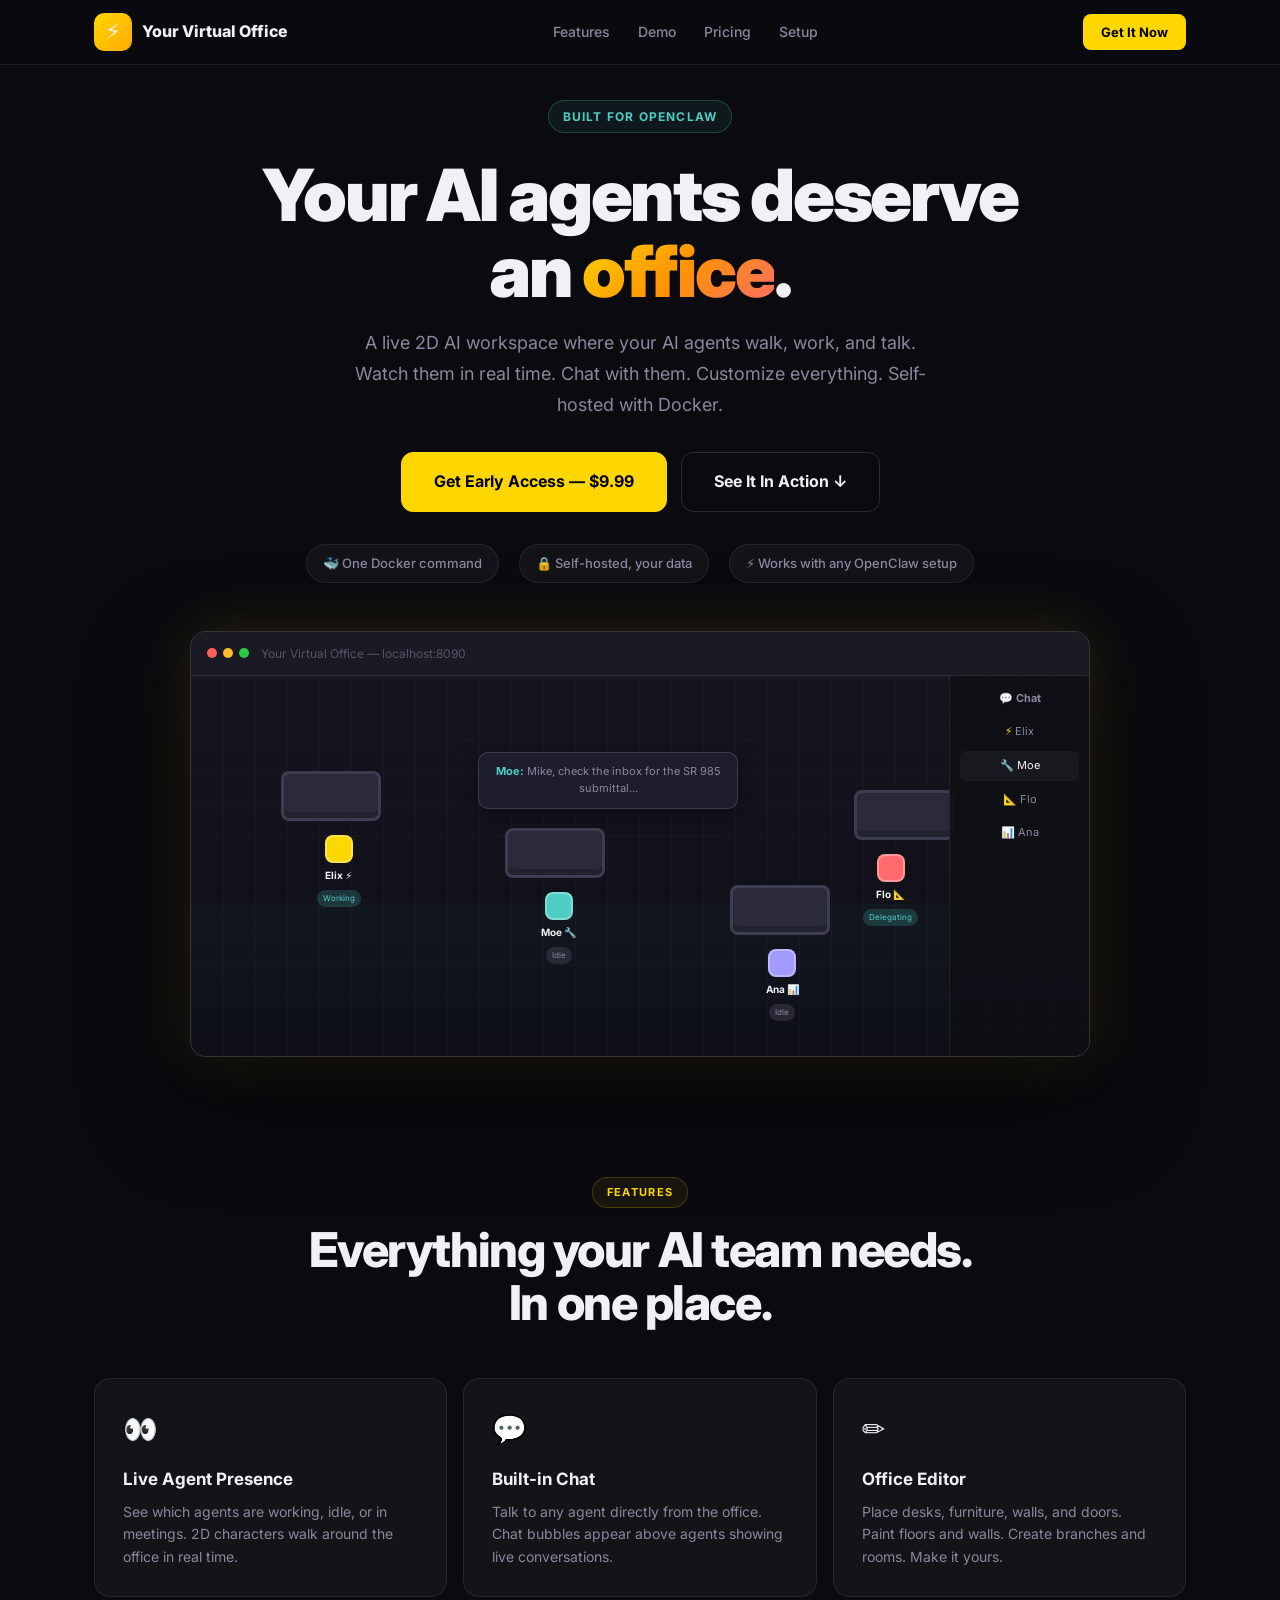
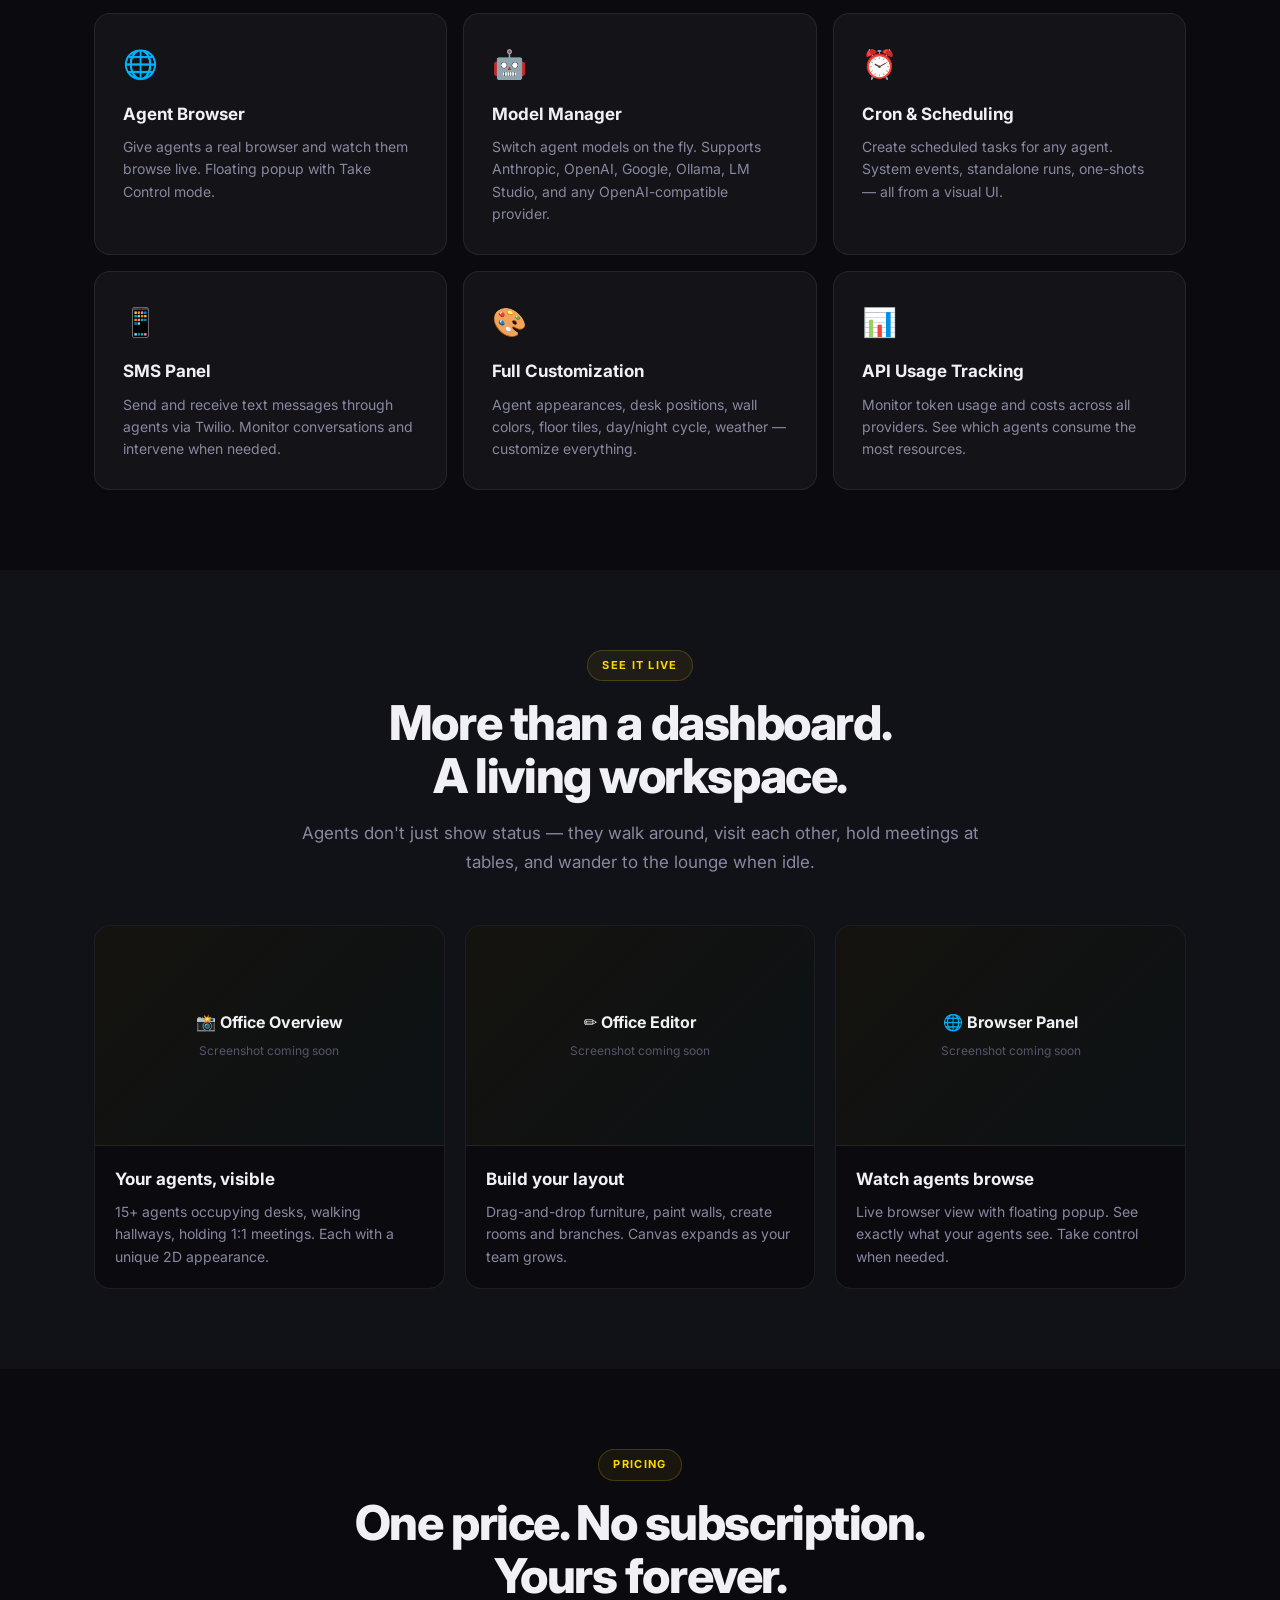
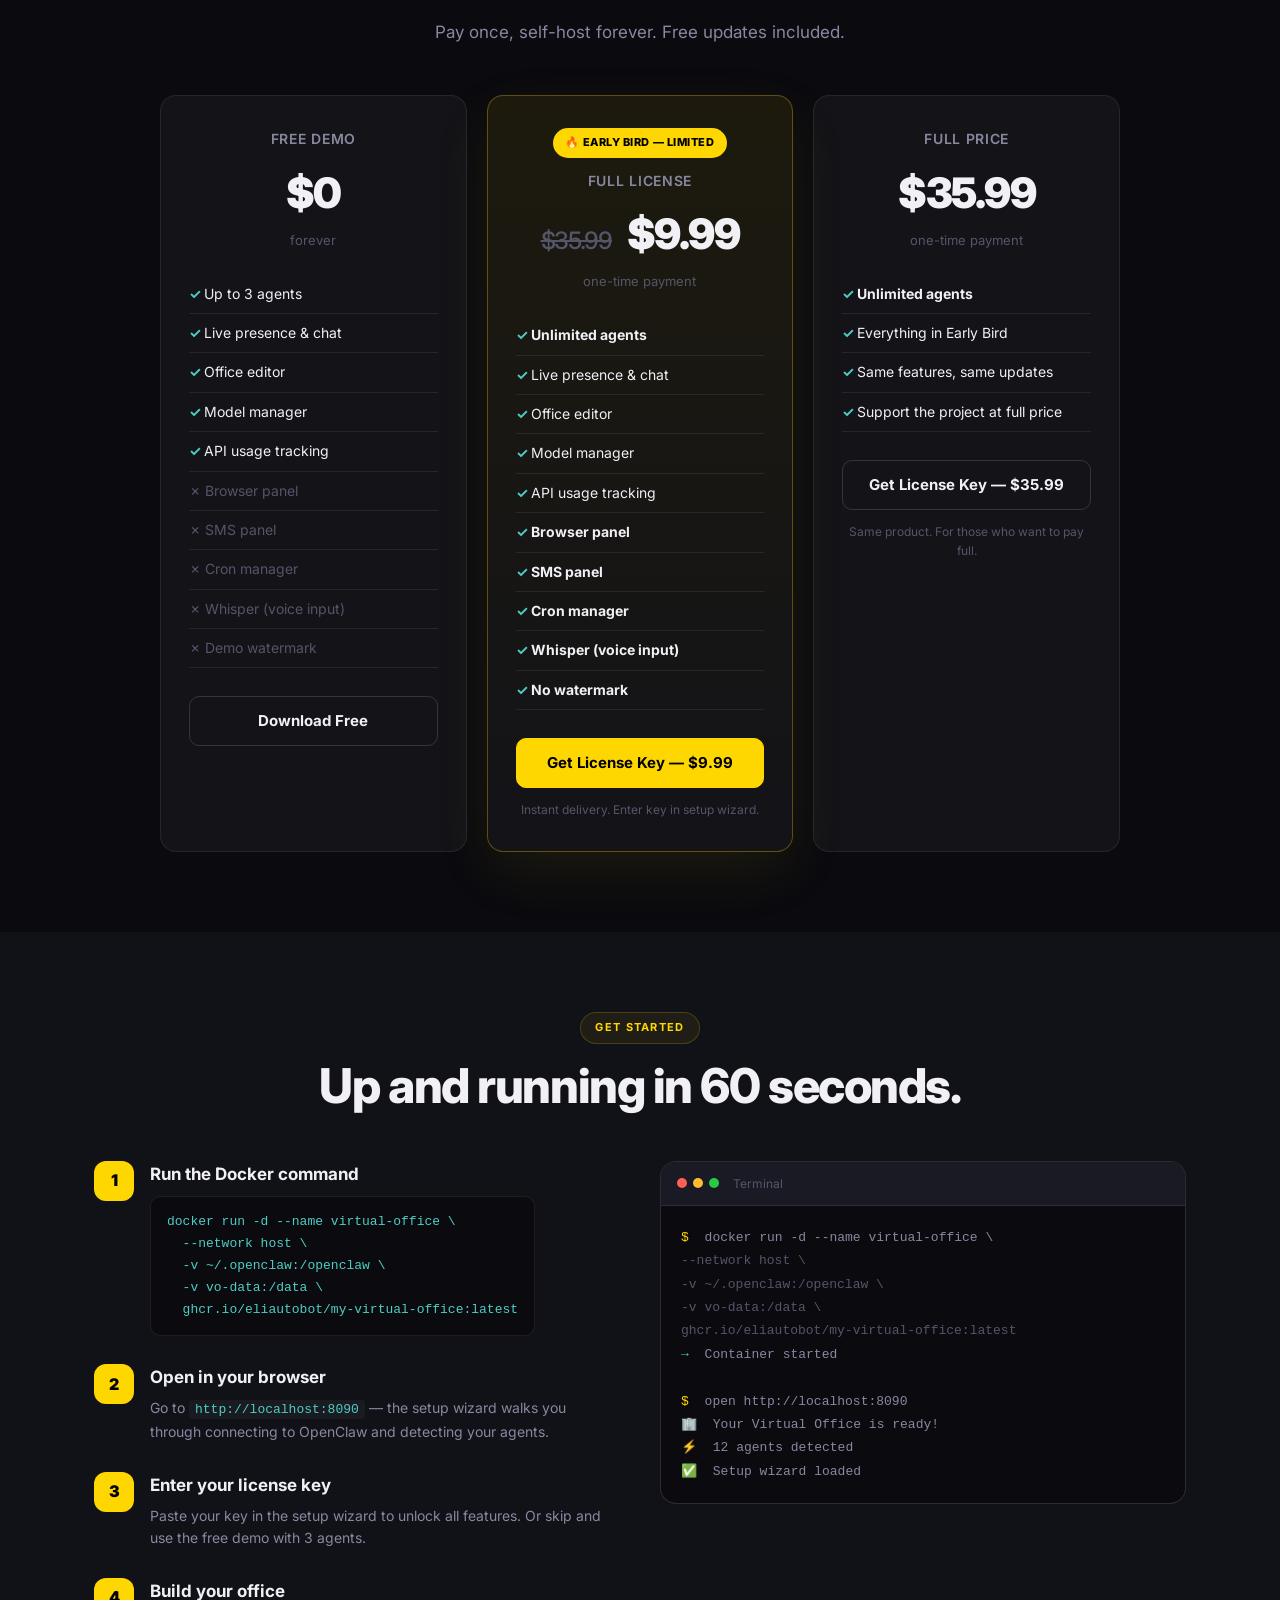
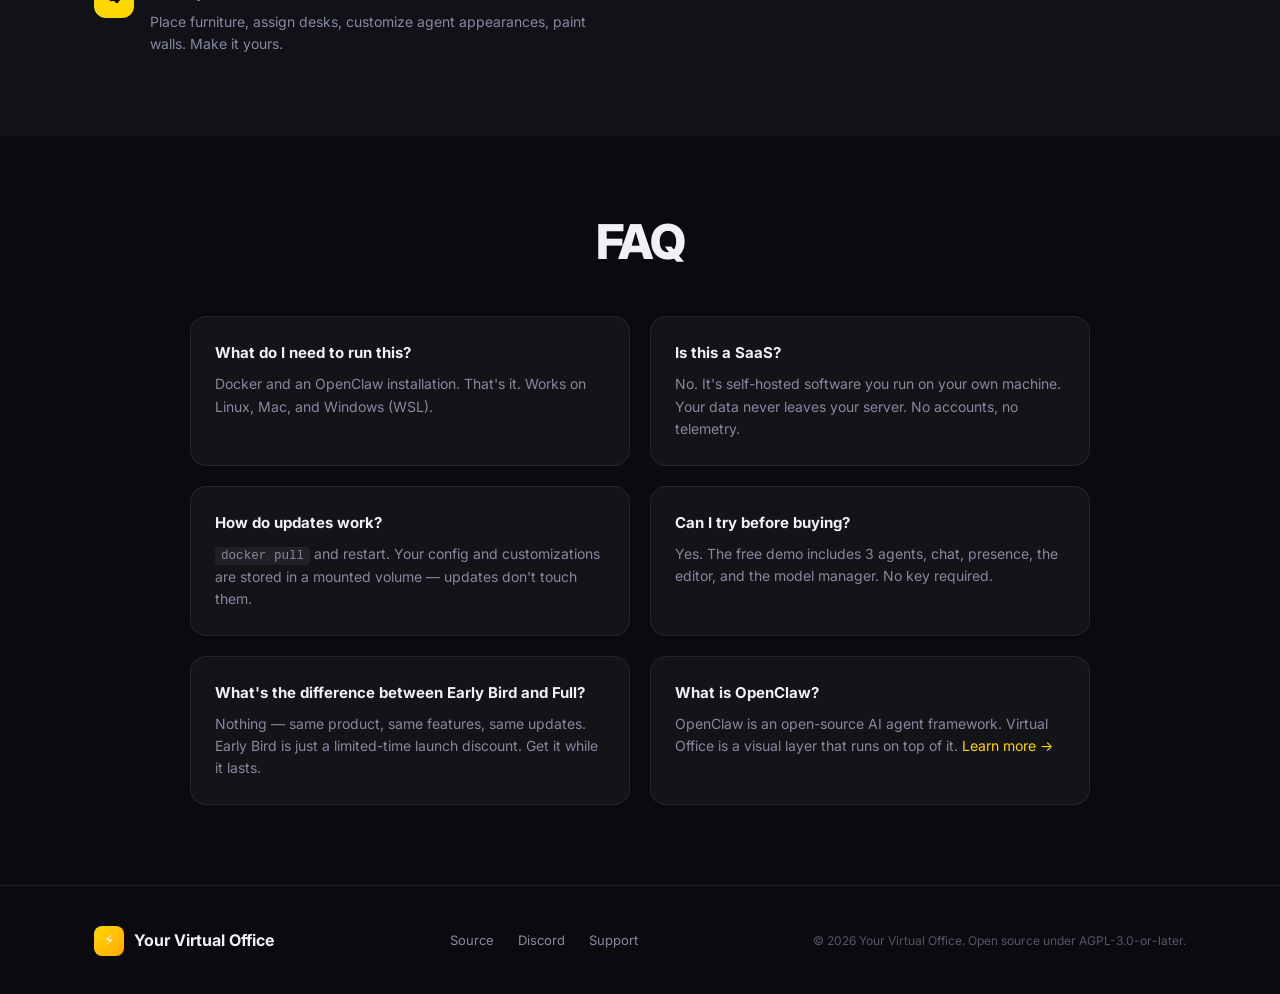
<file: website/index.html>
<!DOCTYPE html>
<html lang="en">
<head>
    <meta charset="UTF-8">
    <meta name="viewport" content="width=device-width, initial-scale=1.0">
    <title>Your Virtual Office — A Visual Workspace for AI Agents</title>
    <meta name="description" content="Turn your AI agents into a living, breathing office. 2D AI workspace with live presence, chat, browser control, and more. Self-hosted with Docker.">
    <link rel="preconnect" href="https://fonts.googleapis.com">
    <link rel="preconnect" href="https://fonts.gstatic.com" crossorigin>
    <link href="https://fonts.googleapis.com/css2?family=Inter:wght@400;500;600;700;800;900&family=Press+Start+2P&display=swap" rel="stylesheet">
    <link rel="stylesheet" href="styles.css">
</head>
<body>

<!-- Nav -->
<header class="nav">
    <div class="nav-inner">
        <a href="#" class="logo">
            <span class="logo-mark">⚡</span>
            <span class="logo-text">Your Virtual Office</span>
        </a>
        <nav class="nav-links">
            <a href="#features">Features</a>
            <a href="#demo">Demo</a>
            <a href="#pricing">Pricing</a>
            <a href="#setup">Setup</a>
        </nav>
        <a href="#pricing" class="nav-cta">Get It Now</a>
    </div>
</header>

<!-- Hero -->
<section class="hero">
    <div class="hero-inner">
        <div class="hero-badge">Built for OpenClaw</div>
        <h1>Your AI agents deserve<br>an <span class="gradient-text">office</span>.</h1>
        <p class="hero-sub">A live 2D AI workspace where your AI agents walk, work, and talk. Watch them in real time. Chat with them. Customize everything. Self-hosted with Docker.</p>
        <div class="hero-buttons">
            <a href="#pricing" class="btn btn-primary btn-lg">Get Early Access — $9.99</a>
            <a href="#demo" class="btn btn-ghost btn-lg">See It In Action ↓</a>
        </div>
        <div class="hero-proof">
            <div class="proof-item">🐳 One Docker command</div>
            <div class="proof-item">🔒 Self-hosted, your data</div>
            <div class="proof-item">⚡ Works with any OpenClaw setup</div>
        </div>
    </div>

    <!-- Animated office preview -->
    <div class="hero-preview">
        <div class="preview-window">
            <div class="preview-titlebar">
                <div class="titlebar-dots"><span></span><span></span><span></span></div>
                <div class="titlebar-text">Your Virtual Office — localhost:8090</div>
            </div>
            <div class="preview-canvas">
                <div class="floor"></div>
                <!-- Desks -->
                <div class="p-desk" style="left:10%;top:25%"></div>
                <div class="p-desk" style="left:35%;top:40%"></div>
                <div class="p-desk" style="right:15%;top:30%"></div>
                <div class="p-desk" style="left:60%;top:55%"></div>
                <!-- Agents -->
                <div class="p-agent a1" style="left:14%;top:42%">
                    <div class="agent-body" style="background:#ffd700"></div>
                    <div class="agent-label">Elix ⚡</div>
                    <div class="agent-status working">Working</div>
                </div>
                <div class="p-agent a2" style="left:39%;top:57%">
                    <div class="agent-body" style="background:#4ecdc4"></div>
                    <div class="agent-label">Moe 🔧</div>
                    <div class="agent-status idle">Idle</div>
                </div>
                <div class="p-agent a3" style="right:19%;top:47%">
                    <div class="agent-body" style="background:#ff6b6b"></div>
                    <div class="agent-label">Flo 📐</div>
                    <div class="agent-status working">Delegating</div>
                </div>
                <div class="p-agent a4" style="left:64%;top:72%">
                    <div class="agent-body" style="background:#a29bfe"></div>
                    <div class="agent-label">Ana 📊</div>
                    <div class="agent-status idle">Idle</div>
                </div>
                <!-- Chat bubble -->
                <div class="p-chat" style="left:32%;top:20%">
                    <strong>Moe:</strong> Mike, check the inbox for the SR 985 submittal...
                </div>
                <!-- Sidebar mockup -->
                <div class="p-sidebar">
                    <div class="sb-title">💬 Chat</div>
                    <div class="sb-agent"><span style="color:#ffd700">⚡</span> Elix</div>
                    <div class="sb-agent active"><span style="color:#4ecdc4">🔧</span> Moe</div>
                    <div class="sb-agent"><span style="color:#ff6b6b">📐</span> Flo</div>
                    <div class="sb-agent"><span style="color:#a29bfe">📊</span> Ana</div>
                </div>
            </div>
        </div>
    </div>
</section>

<!-- Features -->
<section id="features" class="features">
    <div class="section-inner">
        <div class="section-header">
            <div class="section-badge">Features</div>
            <h2>Everything your AI team needs.<br>In one place.</h2>
        </div>
        <div class="feature-grid">
            <div class="feature-card">
                <div class="feature-icon">👀</div>
                <h3>Live Agent Presence</h3>
                <p>See which agents are working, idle, or in meetings. 2D characters walk around the office in real time.</p>
            </div>
            <div class="feature-card">
                <div class="feature-icon">💬</div>
                <h3>Built-in Chat</h3>
                <p>Talk to any agent directly from the office. Chat bubbles appear above agents showing live conversations.</p>
            </div>
            <div class="feature-card">
                <div class="feature-icon">✏️</div>
                <h3>Office Editor</h3>
                <p>Place desks, furniture, walls, and doors. Paint floors and walls. Create branches and rooms. Make it yours.</p>
            </div>
            <div class="feature-card">
                <div class="feature-icon">🌐</div>
                <h3>Agent Browser</h3>
                <p>Give agents a real browser and watch them browse live. Floating popup with Take Control mode.</p>
            </div>
            <div class="feature-card">
                <div class="feature-icon">🤖</div>
                <h3>Model Manager</h3>
                <p>Switch agent models on the fly. Supports Anthropic, OpenAI, Google, Ollama, LM Studio, and any OpenAI-compatible provider.</p>
            </div>
            <div class="feature-card">
                <div class="feature-icon">⏰</div>
                <h3>Cron & Scheduling</h3>
                <p>Create scheduled tasks for any agent. System events, standalone runs, one-shots — all from a visual UI.</p>
            </div>
            <div class="feature-card">
                <div class="feature-icon">📱</div>
                <h3>SMS Panel</h3>
                <p>Send and receive text messages through agents via Twilio. Monitor conversations and intervene when needed.</p>
            </div>
            <div class="feature-card">
                <div class="feature-icon">🎨</div>
                <h3>Full Customization</h3>
                <p>Agent appearances, desk positions, wall colors, floor tiles, day/night cycle, weather — customize everything.</p>
            </div>
            <div class="feature-card">
                <div class="feature-icon">📊</div>
                <h3>API Usage Tracking</h3>
                <p>Monitor token usage and costs across all providers. See which agents consume the most resources.</p>
            </div>
        </div>
    </div>
</section>

<!-- Demo -->
<section id="demo" class="demo-section">
    <div class="section-inner">
        <div class="section-header">
            <div class="section-badge">See It Live</div>
            <h2>More than a dashboard.<br>A living workspace.</h2>
            <p class="section-sub">Agents don't just show status — they walk around, visit each other, hold meetings at tables, and wander to the lounge when idle.</p>
        </div>
        <div class="demo-grid">
            <div class="demo-card">
                <div class="demo-visual">
                    <div class="demo-placeholder">
                        <div class="placeholder-label">📸 Office Overview</div>
                        <div class="placeholder-hint">Screenshot coming soon</div>
                    </div>
                </div>
                <h3>Your agents, visible</h3>
                <p>15+ agents occupying desks, walking hallways, holding 1:1 meetings. Each with a unique 2D appearance.</p>
            </div>
            <div class="demo-card">
                <div class="demo-visual">
                    <div class="demo-placeholder">
                        <div class="placeholder-label">✏️ Office Editor</div>
                        <div class="placeholder-hint">Screenshot coming soon</div>
                    </div>
                </div>
                <h3>Build your layout</h3>
                <p>Drag-and-drop furniture, paint walls, create rooms and branches. Canvas expands as your team grows.</p>
            </div>
            <div class="demo-card">
                <div class="demo-visual">
                    <div class="demo-placeholder">
                        <div class="placeholder-label">🌐 Browser Panel</div>
                        <div class="placeholder-hint">Screenshot coming soon</div>
                    </div>
                </div>
                <h3>Watch agents browse</h3>
                <p>Live browser view with floating popup. See exactly what your agents see. Take control when needed.</p>
            </div>
        </div>
    </div>
</section>

<!-- Pricing -->
<section id="pricing" class="pricing-section">
    <div class="section-inner">
        <div class="section-header">
            <div class="section-badge">Pricing</div>
            <h2>One price. No subscription.<br>Yours forever.</h2>
            <p class="section-sub">Pay once, self-host forever. Free updates included.</p>
        </div>
        <div class="pricing-grid">
            <div class="pricing-card">
                <div class="price-tier">Free Demo</div>
                <div class="price-amount">$0</div>
                <div class="price-period">forever</div>
                <ul class="price-features">
                    <li class="included">Up to 3 agents</li>
                    <li class="included">Live presence & chat</li>
                    <li class="included">Office editor</li>
                    <li class="included">Model manager</li>
                    <li class="included">API usage tracking</li>
                    <li class="excluded">Browser panel</li>
                    <li class="excluded">SMS panel</li>
                    <li class="excluded">Cron manager</li>
                    <li class="excluded">Whisper (voice input)</li>
                    <li class="excluded">Demo watermark</li>
                </ul>
                <a href="https://github.com/eliautobot/my-virtual-office" class="btn btn-ghost btn-full" target="_blank">Download Free</a>
            </div>
            <div class="pricing-card featured">
                <div class="price-badge">🔥 EARLY BIRD — LIMITED</div>
                <div class="price-tier">Full License</div>
                <div class="price-amount"><span class="price-strike">$35.99</span> $9.99</div>
                <div class="price-period">one-time payment</div>
                <ul class="price-features">
                    <li class="included"><strong>Unlimited agents</strong></li>
                    <li class="included">Live presence & chat</li>
                    <li class="included">Office editor</li>
                    <li class="included">Model manager</li>
                    <li class="included">API usage tracking</li>
                    <li class="included"><strong>Browser panel</strong></li>
                    <li class="included"><strong>SMS panel</strong></li>
                    <li class="included"><strong>Cron manager</strong></li>
                    <li class="included"><strong>Whisper (voice input)</strong></li>
                    <li class="included"><strong>No watermark</strong></li>
                </ul>
                <a href="#" class="btn btn-primary btn-full" id="buy-btn">Get License Key — $9.99</a>
                <div class="price-note">Instant delivery. Enter key in setup wizard.</div>
            </div>
            <div class="pricing-card">
                <div class="price-tier">Full Price</div>
                <div class="price-amount">$35.99</div>
                <div class="price-period">one-time payment</div>
                <ul class="price-features">
                    <li class="included"><strong>Unlimited agents</strong></li>
                    <li class="included">Everything in Early Bird</li>
                    <li class="included">Same features, same updates</li>
                    <li class="included">Support the project at full price</li>
                </ul>
                <a href="#" class="btn btn-ghost btn-full" id="buy-full-btn">Get License Key — $35.99</a>
                <div class="price-note">Same product. For those who want to pay full.</div>
            </div>
        </div>
    </div>
</section>

<!-- Setup -->
<section id="setup" class="setup-section">
    <div class="section-inner">
        <div class="section-header">
            <div class="section-badge">Get Started</div>
            <h2>Up and running in 60 seconds.</h2>
        </div>
        <div class="setup-grid">
            <div class="setup-steps">
                <div class="setup-step">
                    <div class="step-num">1</div>
                    <div class="step-content">
                        <h3>Run the Docker command</h3>
                        <div class="code-block">
                            <code>docker run -d --name virtual-office \
  --network host \
  -v ~/.openclaw:/openclaw \
  -v vo-data:/data \
  ghcr.io/eliautobot/my-virtual-office:latest</code>
                        </div>
                    </div>
                </div>
                <div class="setup-step">
                    <div class="step-num">2</div>
                    <div class="step-content">
                        <h3>Open in your browser</h3>
                        <p>Go to <code>http://localhost:8090</code> — the setup wizard walks you through connecting to OpenClaw and detecting your agents.</p>
                    </div>
                </div>
                <div class="setup-step">
                    <div class="step-num">3</div>
                    <div class="step-content">
                        <h3>Enter your license key</h3>
                        <p>Paste your key in the setup wizard to unlock all features. Or skip and use the free demo with 3 agents.</p>
                    </div>
                </div>
                <div class="setup-step">
                    <div class="step-num">4</div>
                    <div class="step-content">
                        <h3>Build your office</h3>
                        <p>Place furniture, assign desks, customize agent appearances, paint walls. Make it yours.</p>
                    </div>
                </div>
            </div>
            <div class="setup-terminal">
                <div class="terminal-bar">
                    <span></span><span></span><span></span>
                    <div class="terminal-title">Terminal</div>
                </div>
                <div class="terminal-body">
                    <div class="term-line"><span class="term-prompt">$</span> docker run -d --name virtual-office \</div>
                    <div class="term-line dim">    --network host \</div>
                    <div class="term-line dim">    -v ~/.openclaw:/openclaw \</div>
                    <div class="term-line dim">    -v vo-data:/data \</div>
                    <div class="term-line dim">    ghcr.io/eliautobot/my-virtual-office:latest</div>
                    <div class="term-line"><span class="term-out">→</span> Container started</div>
                    <div class="term-line">&nbsp;</div>
                    <div class="term-line"><span class="term-prompt">$</span> open http://localhost:8090</div>
                    <div class="term-line"><span class="term-out">🏢</span> Your Virtual Office is ready!</div>
                    <div class="term-line"><span class="term-out">⚡</span> 12 agents detected</div>
                    <div class="term-line"><span class="term-out">✅</span> Setup wizard loaded</div>
                </div>
            </div>
        </div>
    </div>
</section>

<!-- FAQ -->
<section class="faq-section">
    <div class="section-inner">
        <div class="section-header">
            <h2>FAQ</h2>
        </div>
        <div class="faq-grid">
            <div class="faq-item">
                <h3>What do I need to run this?</h3>
                <p>Docker and an OpenClaw installation. That's it. Works on Linux, Mac, and Windows (WSL).</p>
            </div>
            <div class="faq-item">
                <h3>Is this a SaaS?</h3>
                <p>No. It's self-hosted software you run on your own machine. Your data never leaves your server. No accounts, no telemetry.</p>
            </div>
            <div class="faq-item">
                <h3>How do updates work?</h3>
                <p><code>docker pull</code> and restart. Your config and customizations are stored in a mounted volume — updates don't touch them.</p>
            </div>
            <div class="faq-item">
                <h3>Can I try before buying?</h3>
                <p>Yes. The free demo includes 3 agents, chat, presence, the editor, and the model manager. No key required.</p>
            </div>
            <div class="faq-item">
                <h3>What's the difference between Early Bird and Full?</h3>
                <p>Nothing — same product, same features, same updates. Early Bird is just a limited-time launch discount. Get it while it lasts.</p>
            </div>
            <div class="faq-item">
                <h3>What is OpenClaw?</h3>
                <p>OpenClaw is an open-source AI agent framework. Virtual Office is a visual layer that runs on top of it. <a href="https://github.com/openclaw/openclaw" target="_blank">Learn more →</a></p>
            </div>
        </div>
    </div>
</section>

<!-- Footer -->
<footer class="footer">
    <div class="footer-inner">
        <div class="footer-brand">
            <span class="logo-mark">⚡</span>
            <span>Your Virtual Office</span>
        </div>
        <div class="footer-links">
            <a href="https://github.com/eliautobot/my-virtual-office" target="_blank">Source</a>
            <a href="https://discord.com/invite/clawd" target="_blank">Discord</a>
            <a href="mailto:support@yourvirtualoffice.com">Support</a>
        </div>
        <div class="footer-copy">© 2026 Your Virtual Office. Open source under AGPL-3.0-or-later.</div>
    </div>
</footer>

<script src="script.js"></script>
</body>
</html>
</file>
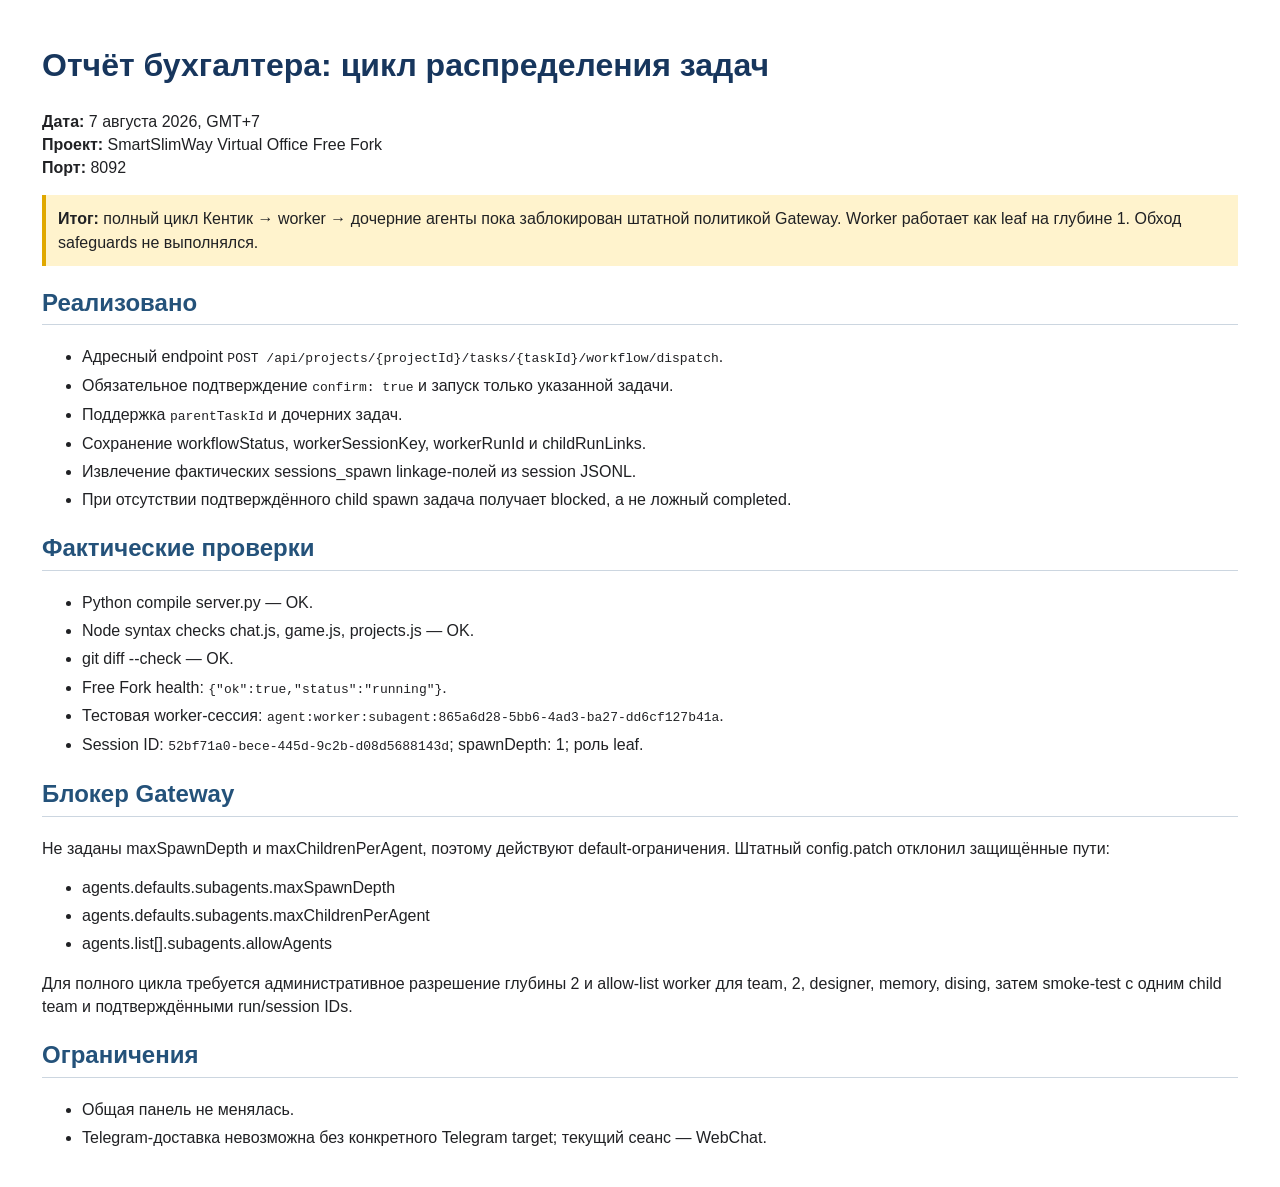
<file: reports/worker-cycle-report-2026-08-07.html>
<!doctype html><meta charset="utf-8"><style>body{font-family:Arial,sans-serif;margin:42px;color:#202124;line-height:1.45}h1{color:#17365d}h2{color:#24527a;border-bottom:1px solid #ccd6e0;padding-bottom:4px}li{margin:5px 0}.warn{background:#fff3cd;padding:12px;border-left:4px solid #e0a800}</style><h1>Отчёт бухгалтера: цикл распределения задач</h1><p><b>Дата:</b> 7 августа 2026, GMT+7<br><b>Проект:</b> SmartSlimWay Virtual Office Free Fork<br><b>Порт:</b> 8092</p><div class="warn"><b>Итог:</b> полный цикл Кентик → worker → дочерние агенты пока заблокирован штатной политикой Gateway. Worker работает как leaf на глубине 1. Обход safeguards не выполнялся.</div><h2>Реализовано</h2><ul><li>Адресный endpoint <code>POST /api/projects/{projectId}/tasks/{taskId}/workflow/dispatch</code>.</li><li>Обязательное подтверждение <code>confirm: true</code> и запуск только указанной задачи.</li><li>Поддержка <code>parentTaskId</code> и дочерних задач.</li><li>Сохранение workflowStatus, workerSessionKey, workerRunId и childRunLinks.</li><li>Извлечение фактических sessions_spawn linkage-полей из session JSONL.</li><li>При отсутствии подтверждённого child spawn задача получает blocked, а не ложный completed.</li></ul><h2>Фактические проверки</h2><ul><li>Python compile server.py — OK.</li><li>Node syntax checks chat.js, game.js, projects.js — OK.</li><li>git diff --check — OK.</li><li>Free Fork health: <code>{"ok":true,"status":"running"}</code>.</li><li>Тестовая worker-сессия: <code>agent:worker:subagent:865a6d28-5bb6-4ad3-ba27-dd6cf127b41a</code>.</li><li>Session ID: <code>52bf71a0-bece-445d-9c2b-d08d5688143d</code>; spawnDepth: 1; роль leaf.</li></ul><h2>Блокер Gateway</h2><p>Не заданы maxSpawnDepth и maxChildrenPerAgent, поэтому действуют default-ограничения. Штатный config.patch отклонил защищённые пути:</p><ul><li>agents.defaults.subagents.maxSpawnDepth</li><li>agents.defaults.subagents.maxChildrenPerAgent</li><li>agents.list[].subagents.allowAgents</li></ul><p>Для полного цикла требуется административное разрешение глубины 2 и allow-list worker для team, 2, designer, memory, dising, затем smoke-test с одним child team и подтверждёнными run/session IDs.</p><h2>Ограничения</h2><ul><li>Общая панель не менялась.</li><li>Telegram-доставка невозможна без конкретного Telegram target; текущий сеанс — WebChat.</li></ul>
</file>
<file: website/styles.css>
/* ═══ Variables ═══ */
:root {
    --bg: #0a0a0f;
    --bg-2: #111118;
    --bg-3: #1a1a24;
    --surface: rgba(255,255,255,0.04);
    --surface-hover: rgba(255,255,255,0.07);
    --border: rgba(255,255,255,0.08);
    --border-strong: rgba(255,255,255,0.14);
    --text: #f0f0f5;
    --text-dim: #8888a0;
    --text-muted: #55556a;
    --accent: #ffd700;
    --accent-glow: rgba(255,215,0,0.15);
    --green: #4ecdc4;
    --red: #ff6b6b;
    --purple: #a29bfe;
    --blue: #7c9cff;
    --max-w: 1140px;
    --radius: 16px;
    --radius-sm: 10px;
}

/* ═══ Reset ═══ */
*, *::before, *::after { box-sizing: border-box; margin: 0; padding: 0; }
html { scroll-behavior: smooth; -webkit-font-smoothing: antialiased; }
body {
    font-family: 'Inter', system-ui, -apple-system, sans-serif;
    background: var(--bg);
    color: var(--text);
    line-height: 1.6;
    overflow-x: hidden;
}
a { color: inherit; text-decoration: none; }
img { max-width: 100%; display: block; }
code { font-family: 'SF Mono', 'Fira Code', monospace; font-size: 0.9em; }

/* ═══ Nav ═══ */
.nav {
    position: fixed; top: 0; left: 0; right: 0; z-index: 100;
    background: rgba(10,10,15,0.85);
    backdrop-filter: blur(20px);
    border-bottom: 1px solid var(--border);
}
.nav-inner {
    max-width: var(--max-w); margin: 0 auto; padding: 0 24px;
    display: flex; align-items: center; justify-content: space-between;
    height: 64px;
}
.logo { display: flex; align-items: center; gap: 10px; font-weight: 800; font-size: 16px; }
.logo-mark {
    font-size: 22px; width: 38px; height: 38px; display: grid; place-items: center;
    background: linear-gradient(135deg, var(--accent), #ffaa00);
    border-radius: 10px;
}
.nav-links { display: flex; gap: 28px; font-size: 14px; color: var(--text-dim); font-weight: 500; }
.nav-links a:hover { color: var(--text); }
.nav-cta {
    padding: 8px 18px; border-radius: 8px; font-size: 13px; font-weight: 700;
    background: var(--accent); color: #000; transition: 0.2s;
}
.nav-cta:hover { background: #ffe34d; transform: translateY(-1px); }

/* ═══ Buttons ═══ */
.btn {
    display: inline-flex; align-items: center; justify-content: center;
    padding: 12px 24px; border-radius: var(--radius-sm); font-weight: 700;
    font-size: 15px; border: 1px solid transparent; cursor: pointer;
    transition: all 0.2s; text-decoration: none;
}
.btn:hover { transform: translateY(-2px); }
.btn-primary { background: var(--accent); color: #000; border-color: var(--accent); }
.btn-primary:hover { background: #ffe34d; box-shadow: 0 8px 30px var(--accent-glow); }
.btn-ghost { background: transparent; border-color: var(--border-strong); color: var(--text); }
.btn-ghost:hover { background: var(--surface); border-color: rgba(255,255,255,0.2); }
.btn-lg { padding: 16px 32px; font-size: 16px; border-radius: 12px; }
.btn-full { width: 100%; justify-content: center; }

/* ═══ Hero ═══ */
.hero {
    max-width: var(--max-w); margin: 0 auto; padding: 100px 24px 40px;
    text-align: center;
}
.hero-inner { max-width: 780px; margin: 0 auto 48px; }
.hero-badge {
    display: inline-flex; padding: 6px 14px; border-radius: 999px;
    font-size: 12px; font-weight: 700; text-transform: uppercase; letter-spacing: 0.1em;
    color: var(--green); border: 1px solid rgba(78,205,196,0.25);
    background: rgba(78,205,196,0.08); margin-bottom: 24px;
}
.hero h1 {
    font-size: clamp(40px, 7vw, 72px); font-weight: 900;
    line-height: 1.05; letter-spacing: -0.03em; margin-bottom: 20px;
}
.gradient-text {
    background: linear-gradient(135deg, var(--accent), #ff9500, var(--red));
    -webkit-background-clip: text; -webkit-text-fill-color: transparent;
    background-clip: text;
}
.hero-sub { font-size: 18px; color: var(--text-dim); max-width: 600px; margin: 0 auto 32px; line-height: 1.7; }
.hero-buttons { display: flex; gap: 14px; justify-content: center; flex-wrap: wrap; margin-bottom: 32px; }
.hero-proof { display: flex; gap: 20px; justify-content: center; flex-wrap: wrap; }
.proof-item {
    padding: 8px 16px; border-radius: 999px; font-size: 13px; font-weight: 500;
    background: var(--surface); border: 1px solid var(--border); color: var(--text-dim);
}

/* ═══ Hero Preview (animated office) ═══ */
.hero-preview { max-width: 900px; margin: 0 auto; }
.preview-window {
    border-radius: var(--radius); overflow: hidden;
    border: 1px solid var(--border-strong);
    background: var(--bg-2);
    box-shadow: 0 40px 100px rgba(0,0,0,0.5), 0 0 60px var(--accent-glow);
}
.preview-titlebar {
    display: flex; align-items: center; gap: 12px; padding: 12px 16px;
    background: var(--bg-3); border-bottom: 1px solid var(--border);
}
.titlebar-dots { display: flex; gap: 6px; }
.titlebar-dots span { width: 10px; height: 10px; border-radius: 50%; background: rgba(255,255,255,0.15); }
.titlebar-dots span:first-child { background: #ff5f57; }
.titlebar-dots span:nth-child(2) { background: #ffbd2e; }
.titlebar-dots span:nth-child(3) { background: #28ca42; }
.titlebar-text { font-size: 12px; color: var(--text-muted); }
.preview-canvas {
    position: relative; min-height: 380px; overflow: hidden;
    background:
        linear-gradient(90deg, rgba(255,255,255,0.02) 1px, transparent 1px) 0 0 / 32px 32px,
        linear-gradient(rgba(255,255,255,0.02) 1px, transparent 1px) 0 0 / 32px 32px,
        linear-gradient(180deg, #151520 0%, #0d0d15 100%);
}
.floor {
    position: absolute; bottom: 0; left: 0; right: 0; height: 40%;
    background: linear-gradient(180deg, rgba(78,205,196,0.03), rgba(78,205,196,0.01));
}
.p-desk {
    position: absolute; width: 100px; height: 50px; border-radius: 8px;
    background: #2a2a3a; border: 3px solid #3d3d52;
    box-shadow: inset 0 -6px 0 rgba(0,0,0,0.2);
}
.p-agent { position: absolute; text-align: center; }
.agent-body {
    width: 28px; height: 28px; border-radius: 8px; margin: 0 auto 4px;
    border: 2px solid rgba(255,255,255,0.3);
}
.agent-label { font-size: 10px; font-weight: 700; white-space: nowrap; }
.agent-status {
    font-size: 8px; padding: 2px 6px; border-radius: 999px; margin-top: 2px;
    display: inline-block;
}
.agent-status.working { background: rgba(78,205,196,0.2); color: var(--green); }
.agent-status.idle { background: rgba(136,136,160,0.2); color: var(--text-dim); }
.p-chat {
    position: absolute; padding: 10px 14px; border-radius: 10px;
    background: rgba(30,30,45,0.95); border: 1px solid var(--border-strong);
    font-size: 11px; color: var(--text-dim); max-width: 260px;
    box-shadow: 0 4px 20px rgba(0,0,0,0.3);
}
.p-chat strong { color: var(--green); }
.p-sidebar {
    position: absolute; right: 0; top: 0; bottom: 0; width: 140px;
    background: rgba(15,15,22,0.9); border-left: 1px solid var(--border);
    padding: 14px 10px;
}
.sb-title { font-size: 11px; font-weight: 700; color: var(--text-dim); margin-bottom: 10px; }
.sb-agent {
    padding: 6px 8px; border-radius: 6px; font-size: 11px; margin-bottom: 4px;
    color: var(--text-dim);
}
.sb-agent.active { background: var(--surface); color: var(--text); }

/* Agent animations */
.p-agent.a1 { animation: float-agent 4s ease-in-out infinite; }
.p-agent.a2 { animation: float-agent 5s ease-in-out infinite 1s; }
.p-agent.a3 { animation: float-agent 4.5s ease-in-out infinite 0.5s; }
.p-agent.a4 { animation: float-agent 5.5s ease-in-out infinite 2s; }
@keyframes float-agent {
    0%, 100% { transform: translateY(0); }
    50% { transform: translateY(-6px); }
}
.p-chat { animation: fade-pulse 3s ease-in-out infinite; }
@keyframes fade-pulse {
    0%, 100% { opacity: 1; }
    50% { opacity: 0.6; }
}

/* ═══ Sections ═══ */
.section-inner { max-width: var(--max-w); margin: 0 auto; padding: 0 24px; }
.section-header { text-align: center; max-width: 700px; margin: 0 auto 48px; }
.section-badge {
    display: inline-flex; padding: 6px 14px; border-radius: 999px;
    font-size: 11px; font-weight: 700; text-transform: uppercase; letter-spacing: 0.12em;
    color: var(--accent); border: 1px solid rgba(255,215,0,0.2);
    background: rgba(255,215,0,0.06); margin-bottom: 16px;
}
.section-header h2 {
    font-size: clamp(32px, 5vw, 48px); font-weight: 800;
    line-height: 1.1; letter-spacing: -0.03em; margin-bottom: 16px;
}
.section-sub { font-size: 17px; color: var(--text-dim); line-height: 1.7; }

/* ═══ Features ═══ */
.features { padding: 80px 0; }
.feature-grid { display: grid; grid-template-columns: repeat(3, 1fr); gap: 16px; }
.feature-card {
    padding: 28px; border-radius: var(--radius); background: var(--surface);
    border: 1px solid var(--border); transition: 0.2s;
}
.feature-card:hover { background: var(--surface-hover); border-color: var(--border-strong); transform: translateY(-2px); }
.feature-icon { font-size: 28px; margin-bottom: 14px; }
.feature-card h3 { font-size: 17px; font-weight: 700; margin-bottom: 8px; }
.feature-card p { font-size: 14px; color: var(--text-dim); line-height: 1.6; }

/* ═══ Demo ═══ */
.demo-section { padding: 80px 0; background: var(--bg-2); }
.demo-grid { display: grid; grid-template-columns: repeat(3, 1fr); gap: 20px; }
.demo-card { border-radius: var(--radius); overflow: hidden; border: 1px solid var(--border); background: var(--bg); }
.demo-visual { padding: 0; }
.demo-placeholder {
    min-height: 220px; display: flex; flex-direction: column; align-items: center; justify-content: center;
    background: linear-gradient(135deg, rgba(255,215,0,0.04), rgba(78,205,196,0.04));
    border-bottom: 1px solid var(--border);
}
.placeholder-label { font-size: 16px; font-weight: 700; margin-bottom: 6px; }
.placeholder-hint { font-size: 12px; color: var(--text-muted); }
.demo-card h3 { font-size: 17px; font-weight: 700; padding: 20px 20px 8px; }
.demo-card p { font-size: 14px; color: var(--text-dim); padding: 0 20px 20px; line-height: 1.6; }

/* ═══ Pricing ═══ */
.pricing-section { padding: 80px 0; }
.pricing-grid { display: grid; grid-template-columns: repeat(3, 1fr); gap: 20px; max-width: 960px; margin: 0 auto; }
.pricing-card {
    padding: 32px 28px; border-radius: var(--radius); background: var(--surface);
    border: 1px solid var(--border); text-align: center;
}
.pricing-card.featured {
    background: linear-gradient(180deg, rgba(255,215,0,0.08), var(--surface));
    border-color: rgba(255,215,0,0.3);
    transform: scale(1.04);
    box-shadow: 0 20px 60px rgba(255,215,0,0.08);
}
.price-badge {
    display: inline-flex; padding: 6px 12px; border-radius: 999px;
    font-size: 11px; font-weight: 800; letter-spacing: 0.05em;
    background: var(--accent); color: #000; margin-bottom: 12px;
}
.price-tier { font-size: 14px; font-weight: 600; color: var(--text-dim); margin-bottom: 8px; text-transform: uppercase; letter-spacing: 0.05em; }
.price-amount { font-size: 42px; font-weight: 900; letter-spacing: -0.03em; margin-bottom: 4px; }
.price-strike { font-size: 24px; color: var(--text-muted); text-decoration: line-through; margin-right: 8px; font-weight: 500; }
.price-period { font-size: 13px; color: var(--text-muted); margin-bottom: 24px; }
.price-features { list-style: none; text-align: left; margin-bottom: 28px; }
.price-features li { padding: 8px 0; font-size: 14px; border-bottom: 1px solid var(--border); }
.price-features li.included::before { content: '✓ '; color: var(--green); font-weight: 700; }
.price-features li.excluded { color: var(--text-muted); }
.price-features li.excluded::before { content: '✗ '; color: var(--text-muted); }
.price-note { font-size: 12px; color: var(--text-muted); margin-top: 12px; }

/* ═══ Setup ═══ */
.setup-section { padding: 80px 0; background: var(--bg-2); }
.setup-grid { display: grid; grid-template-columns: 1fr 1fr; gap: 40px; align-items: start; }
.setup-steps { display: flex; flex-direction: column; gap: 28px; }
.setup-step { display: flex; gap: 16px; }
.step-num {
    width: 40px; height: 40px; flex-shrink: 0; display: grid; place-items: center;
    border-radius: 12px; background: var(--accent); color: #000;
    font-weight: 900; font-size: 16px;
}
.step-content h3 { font-size: 17px; font-weight: 700; margin-bottom: 6px; }
.step-content p { font-size: 14px; color: var(--text-dim); line-height: 1.6; }
.step-content code { background: var(--surface); padding: 2px 6px; border-radius: 4px; font-size: 13px; color: var(--green); }
.code-block {
    background: var(--bg); border: 1px solid var(--border); border-radius: var(--radius-sm);
    padding: 14px 16px; margin-top: 8px; overflow-x: auto;
}
.code-block code { font-size: 13px; color: var(--green); line-height: 1.7; white-space: pre; display: block; background: none; padding: 0; }
.setup-terminal {
    border-radius: var(--radius); overflow: hidden;
    border: 1px solid var(--border-strong); background: var(--bg);
    position: sticky; top: 88px;
}
.terminal-bar {
    display: flex; align-items: center; gap: 6px; padding: 12px 16px;
    background: var(--bg-3); border-bottom: 1px solid var(--border);
}
.terminal-bar span { width: 10px; height: 10px; border-radius: 50%; }
.terminal-bar span:nth-child(1) { background: #ff5f57; }
.terminal-bar span:nth-child(2) { background: #ffbd2e; }
.terminal-bar span:nth-child(3) { background: #28ca42; }
.terminal-title { font-size: 12px; color: var(--text-muted); margin-left: 8px; }
.terminal-body { padding: 20px; font-family: 'SF Mono', 'Fira Code', monospace; font-size: 13px; line-height: 1.8; }
.term-line { color: var(--text-dim); }
.term-line.dim { color: var(--text-muted); padding-left: 0; }
.term-prompt { color: var(--accent); margin-right: 8px; }
.term-out { color: var(--green); margin-right: 8px; }

/* ═══ FAQ ═══ */
.faq-section { padding: 80px 0; }
.faq-grid { display: grid; grid-template-columns: repeat(2, 1fr); gap: 20px; max-width: 900px; margin: 0 auto; }
.faq-item {
    padding: 24px; border-radius: var(--radius); background: var(--surface);
    border: 1px solid var(--border);
}
.faq-item h3 { font-size: 15px; font-weight: 700; margin-bottom: 8px; }
.faq-item p { font-size: 14px; color: var(--text-dim); line-height: 1.6; }
.faq-item a { color: var(--accent); }
.faq-item code { background: rgba(255,255,255,0.06); padding: 2px 6px; border-radius: 4px; }

/* ═══ Footer ═══ */
.footer { padding: 40px 0; border-top: 1px solid var(--border); }
.footer-inner {
    max-width: var(--max-w); margin: 0 auto; padding: 0 24px;
    display: flex; align-items: center; justify-content: space-between;
}
.footer-brand { display: flex; align-items: center; gap: 10px; font-weight: 700; }
.footer-brand .logo-mark { font-size: 16px; width: 30px; height: 30px; border-radius: 8px; display: grid; place-items: center; background: linear-gradient(135deg, var(--accent), #ffaa00); }
.footer-links { display: flex; gap: 24px; font-size: 13px; color: var(--text-dim); }
.footer-links a:hover { color: var(--text); }
.footer-copy { font-size: 12px; color: var(--text-muted); }

/* ═══ Mobile ═══ */
@media (max-width: 900px) {
    .nav-links { display: none; }
    .hero h1 { font-size: 36px; }
    .feature-grid, .demo-grid, .pricing-grid, .faq-grid { grid-template-columns: 1fr; }
    .setup-grid { grid-template-columns: 1fr; }
    .setup-terminal { display: none; }
    .pricing-card.featured { transform: none; }
    .hero-proof { flex-direction: column; align-items: center; }
    .footer-inner { flex-direction: column; gap: 16px; text-align: center; }
    .preview-canvas { min-height: 280px; }
    .p-sidebar { display: none; }
    .p-desk { width: 70px; height: 36px; }
}
</file>
